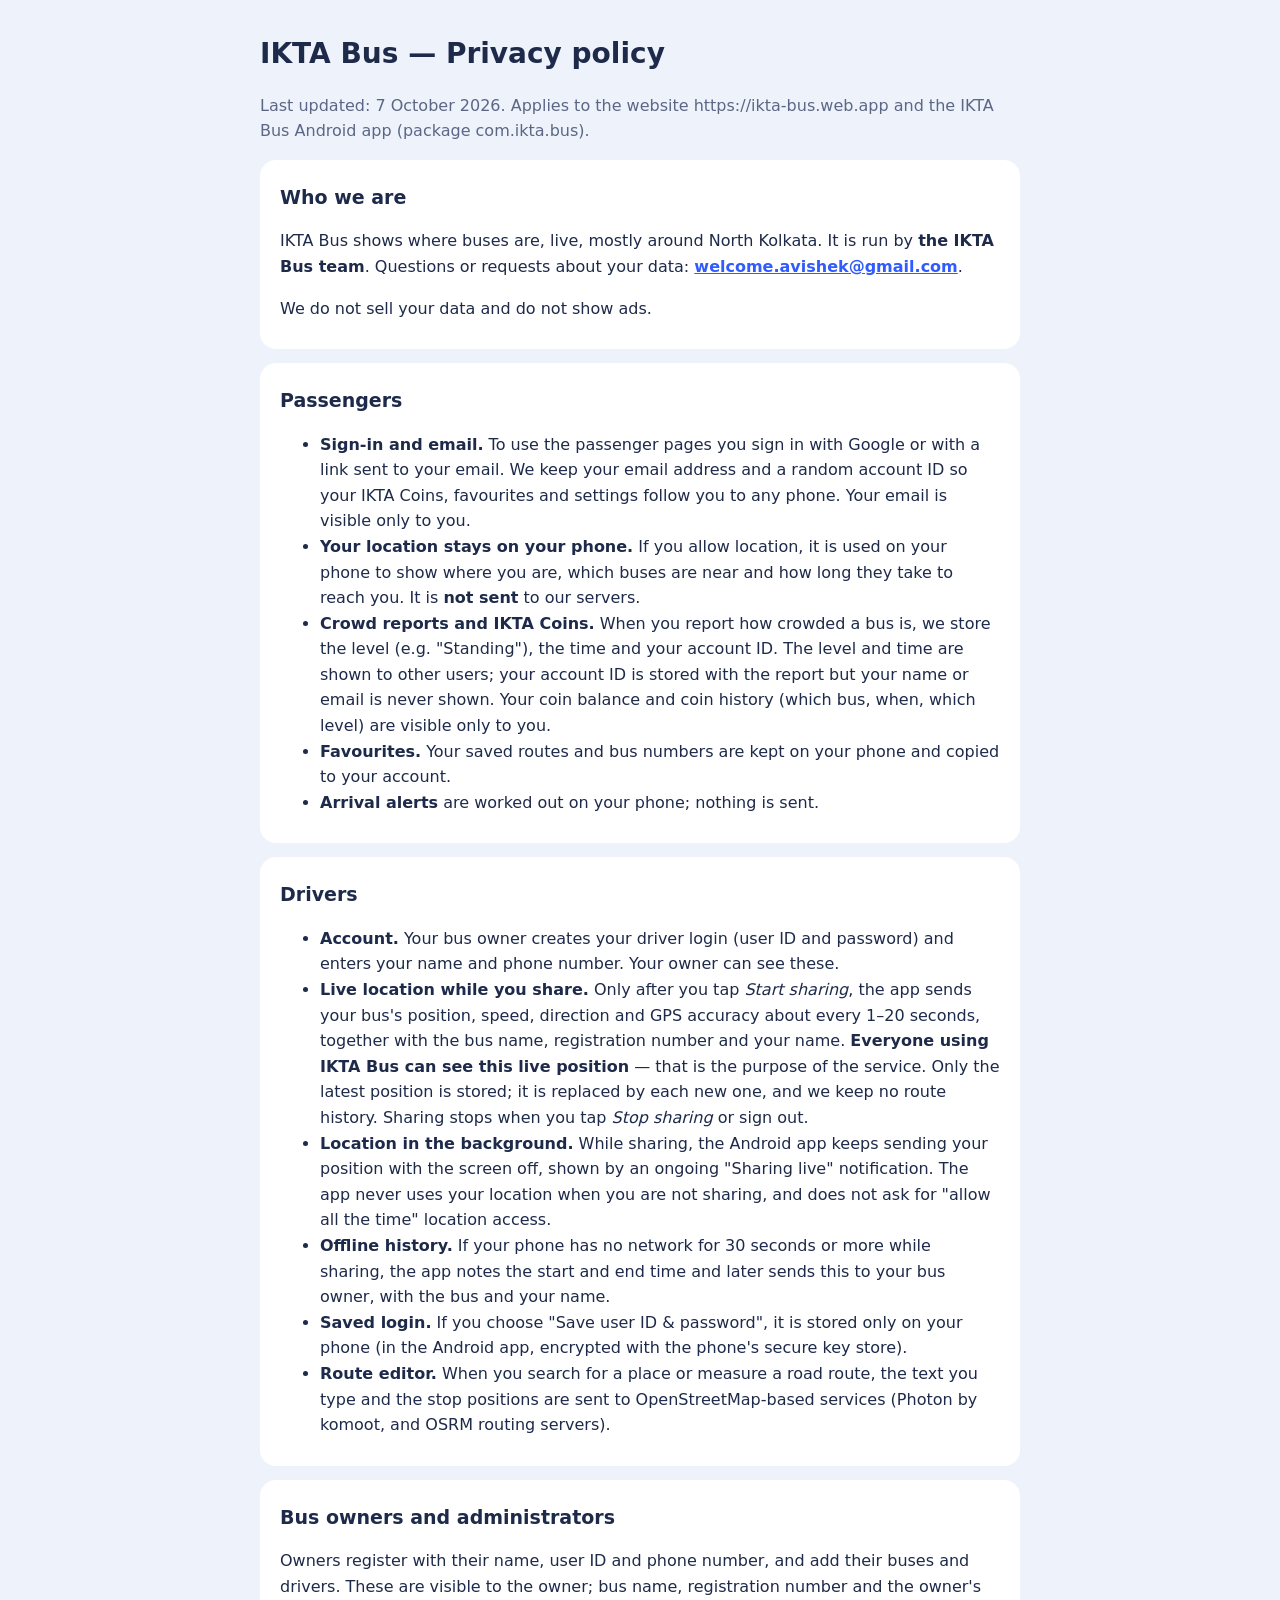
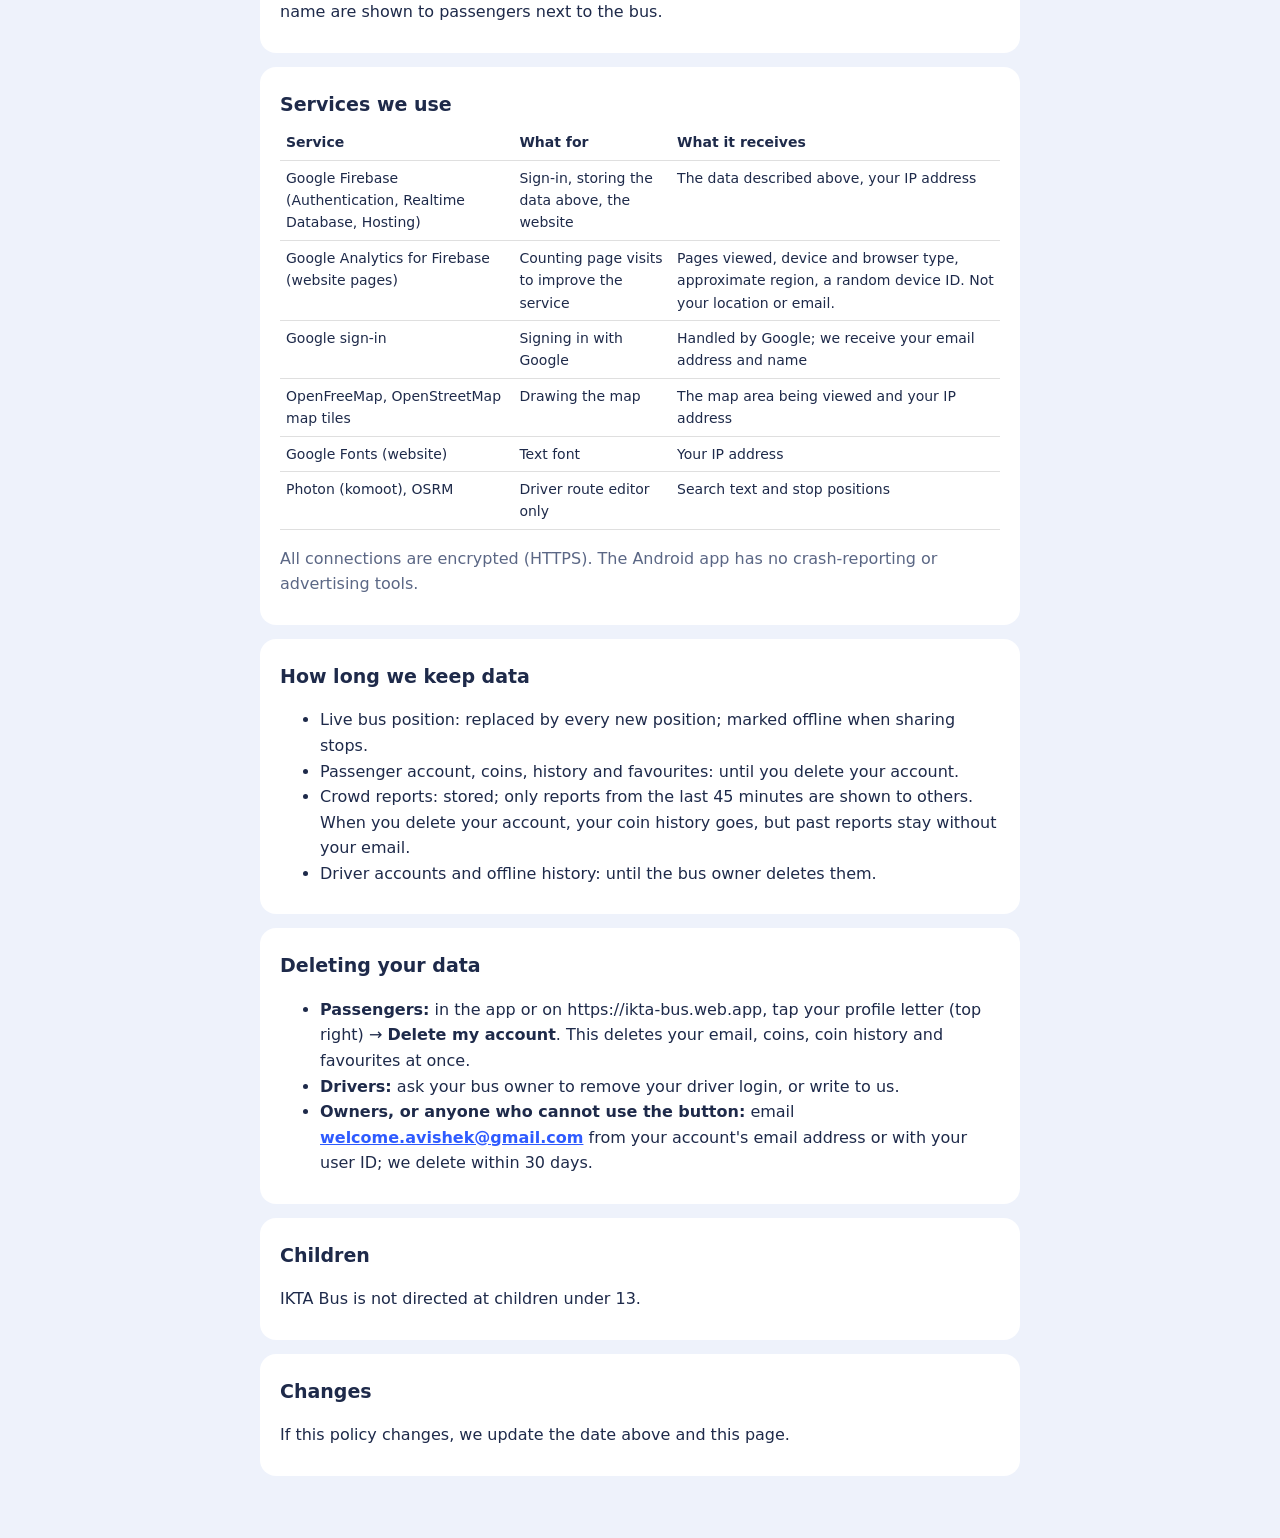
<file: privacy.html>
<!doctype html>
<html lang="en">
<head>
  <meta charset="utf-8">
  <meta name="viewport" content="width=device-width, initial-scale=1">
  <title>IKTA Bus — Privacy policy</title>
  <meta name="description" content="How IKTA Bus (website and Android app) uses your data.">
  <link rel="icon" href="icons/icon.svg" type="image/svg+xml">
  <style>
    :root { --bg: #eef2fb; --fg: #1e2a4a; --muted: #5b6785; --card: #fff; --brand: #2f5bff; }
    @media (prefers-color-scheme: dark) { :root { --bg: #070b17; --fg: #eef2ff; --muted: #9aa5c4; --card: #0f1528; } }
    body { margin: 0; background: var(--bg); color: var(--fg); font: 16px/1.6 system-ui, -apple-system, "Segoe UI", Roboto, sans-serif; }
    main { max-width: 760px; margin: 0 auto; padding: 24px 16px 48px; }
    section { background: var(--card); border-radius: 16px; padding: 4px 20px 12px; margin: 14px 0; }
    h1 { font-size: 28px; margin: 8px 0 0; } h2 { font-size: 19px; margin: 18px 0 6px; }
    p, li { color: var(--fg); } .muted { color: var(--muted); } a { color: var(--brand); }
    table { border-collapse: collapse; width: 100%; font-size: 14px; } th, td { text-align: left; padding: 6px 6px; border-bottom: 1px solid rgba(127,127,127,.25); vertical-align: top; }
  </style>
</head>
<body>
<main>
  <h1>IKTA Bus — Privacy policy</h1>
  <p class="muted">Last updated: 7 October 2026. Applies to the website https://ikta-bus.web.app and the IKTA Bus Android app (package com.ikta.bus).</p>

  <section>
    <h2>Who we are</h2>
    <p>IKTA Bus shows where buses are, live, mostly around North Kolkata. It is run by <b>the IKTA Bus team</b>. Questions or requests about your data: <b><a href="mailto:welcome.avishek@gmail.com">welcome.avishek@gmail.com</a></b>.</p>
    <p>We do not sell your data and do not show ads.</p>
  </section>

  <section>
    <h2>Passengers</h2>
    <ul>
      <li><b>Sign-in and email.</b> To use the passenger pages you sign in with Google or with a link sent to your email. We keep your email address and a random account ID so your IKTA Coins, favourites and settings follow you to any phone. Your email is visible only to you.</li>
      <li><b>Your location stays on your phone.</b> If you allow location, it is used on your phone to show where you are, which buses are near and how long they take to reach you. It is <b>not sent</b> to our servers.</li>
      <li><b>Crowd reports and IKTA Coins.</b> When you report how crowded a bus is, we store the level (e.g. "Standing"), the time and your account ID. The level and time are shown to other users; your account ID is stored with the report but your name or email is never shown. Your coin balance and coin history (which bus, when, which level) are visible only to you.</li>
      <li><b>Favourites.</b> Your saved routes and bus numbers are kept on your phone and copied to your account.</li>
      <li><b>Arrival alerts</b> are worked out on your phone; nothing is sent.</li>
    </ul>
  </section>

  <section>
    <h2>Drivers</h2>
    <ul>
      <li><b>Account.</b> Your bus owner creates your driver login (user ID and password) and enters your name and phone number. Your owner can see these.</li>
      <li><b>Live location while you share.</b> Only after you tap <i>Start sharing</i>, the app sends your bus's position, speed, direction and GPS accuracy about every 1–20 seconds, together with the bus name, registration number and your name. <b>Everyone using IKTA Bus can see this live position</b> — that is the purpose of the service. Only the latest position is stored; it is replaced by each new one, and we keep no route history. Sharing stops when you tap <i>Stop sharing</i> or sign out.</li>
      <li><b>Location in the background.</b> While sharing, the Android app keeps sending your position with the screen off, shown by an ongoing "Sharing live" notification. The app never uses your location when you are not sharing, and does not ask for "allow all the time" location access.</li>
      <li><b>Offline history.</b> If your phone has no network for 30 seconds or more while sharing, the app notes the start and end time and later sends this to your bus owner, with the bus and your name.</li>
      <li><b>Saved login.</b> If you choose "Save user ID &amp; password", it is stored only on your phone (in the Android app, encrypted with the phone's secure key store).</li>
      <li><b>Route editor.</b> When you search for a place or measure a road route, the text you type and the stop positions are sent to OpenStreetMap-based services (Photon by komoot, and OSRM routing servers).</li>
    </ul>
  </section>

  <section>
    <h2>Bus owners and administrators</h2>
    <p>Owners register with their name, user ID and phone number, and add their buses and drivers. These are visible to the owner; bus name, registration number and the owner's name are shown to passengers next to the bus.</p>
  </section>

  <section>
    <h2>Services we use</h2>
    <table>
      <tr><th>Service</th><th>What for</th><th>What it receives</th></tr>
      <tr><td>Google Firebase (Authentication, Realtime Database, Hosting)</td><td>Sign-in, storing the data above, the website</td><td>The data described above, your IP address</td></tr>
      <tr><td>Google Analytics for Firebase (website pages)</td><td>Counting page visits to improve the service</td><td>Pages viewed, device and browser type, approximate region, a random device ID. Not your location or email.</td></tr>
      <tr><td>Google sign-in</td><td>Signing in with Google</td><td>Handled by Google; we receive your email address and name</td></tr>
      <tr><td>OpenFreeMap, OpenStreetMap map tiles</td><td>Drawing the map</td><td>The map area being viewed and your IP address</td></tr>
      <tr><td>Google Fonts (website)</td><td>Text font</td><td>Your IP address</td></tr>
      <tr><td>Photon (komoot), OSRM</td><td>Driver route editor only</td><td>Search text and stop positions</td></tr>
    </table>
    <p class="muted">All connections are encrypted (HTTPS). The Android app has no crash-reporting or advertising tools.</p>
  </section>

  <section>
    <h2>How long we keep data</h2>
    <ul>
      <li>Live bus position: replaced by every new position; marked offline when sharing stops.</li>
      <li>Passenger account, coins, history and favourites: until you delete your account.</li>
      <li>Crowd reports: stored; only reports from the last 45 minutes are shown to others. When you delete your account, your coin history goes, but past reports stay without your email.</li>
      <li>Driver accounts and offline history: until the bus owner deletes them.</li>
    </ul>
  </section>

  <section id="delete">
    <h2>Deleting your data</h2>
    <ul>
      <li><b>Passengers:</b> in the app or on https://ikta-bus.web.app, tap your profile letter (top right) → <b>Delete my account</b>. This deletes your email, coins, coin history and favourites at once.</li>
      <li><b>Drivers:</b> ask your bus owner to remove your driver login, or write to us.</li>
      <li><b>Owners, or anyone who cannot use the button:</b> email <b><a href="mailto:welcome.avishek@gmail.com">welcome.avishek@gmail.com</a></b> from your account's email address or with your user ID; we delete within 30 days.</li>
    </ul>
  </section>

  <section>
    <h2>Children</h2>
    <p>IKTA Bus is not directed at children under 13.</p>
  </section>

  <section>
    <h2>Changes</h2>
    <p>If this policy changes, we update the date above and this page.</p>
  </section>
</main>
</body>
</html>
</file>
